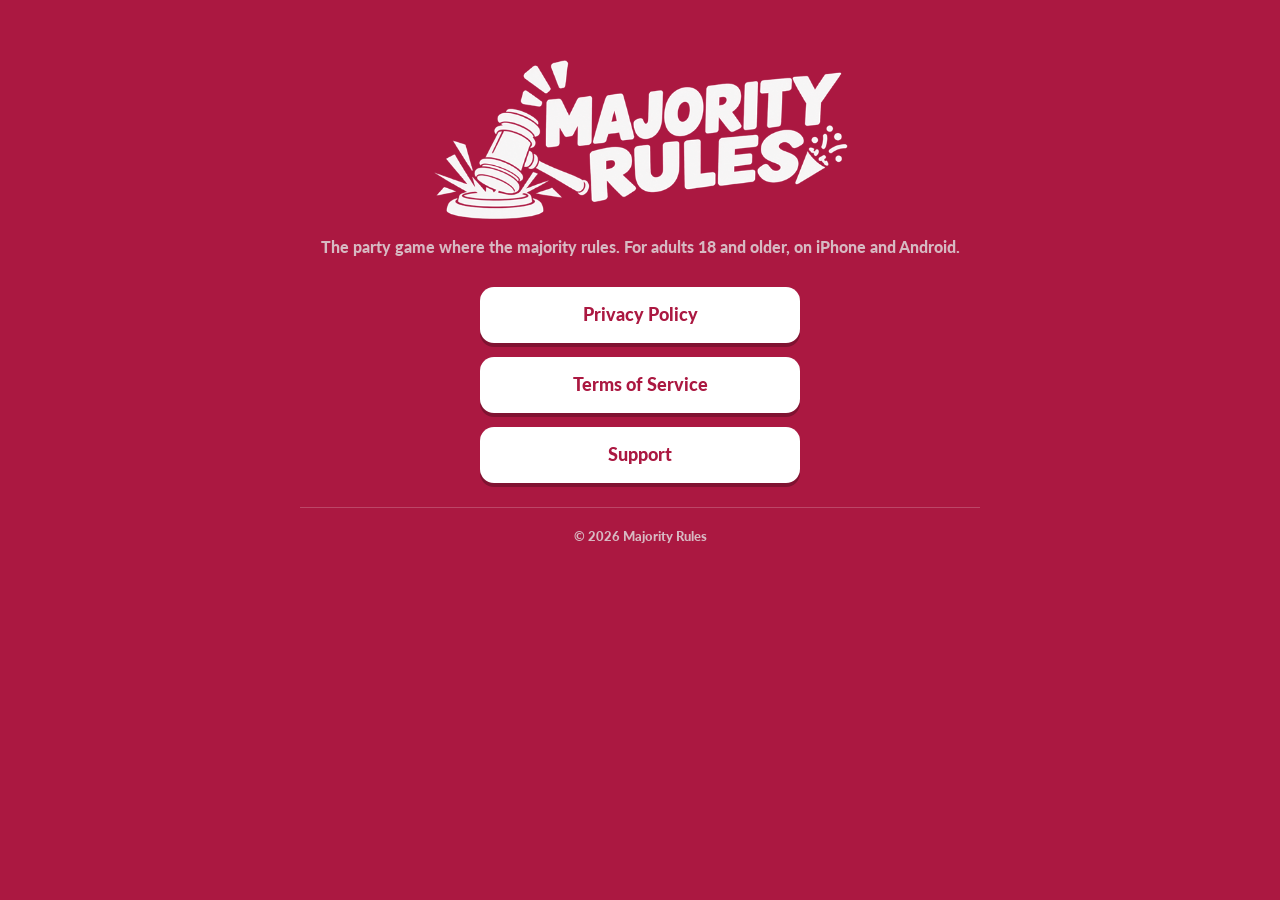
<file: index.html>
<!doctype html>
<html lang="en">
<head>
<meta charset="utf-8">
<meta name="viewport" content="width=device-width, initial-scale=1">
<title>Majority Rules</title>
<meta name="description" content="Majority Rules, the party game for iPhone and Android: Privacy Policy, Terms of Service and Support.">
<meta name="theme-color" content="#AB1841">
<link rel="icon" href="icon.png">
<link rel="apple-touch-icon" href="icon.png">
<link rel="stylesheet" href="style.css">
</head>
<body>
<main>
<img class="logo" src="title.png" alt="Majority Rules">
<p class="tagline">The party game where the majority rules. For adults 18 and older, on iPhone and Android.</p>
<div class="buttons">
<a class="button" href="privacy/">Privacy Policy</a>
<a class="button" href="terms/">Terms of Service</a>
<a class="button" href="support/">Support</a>
</div>
</main>
<footer>

<p>© 2026 Majority Rules</p>
</footer>
</body>
</html>
</file>
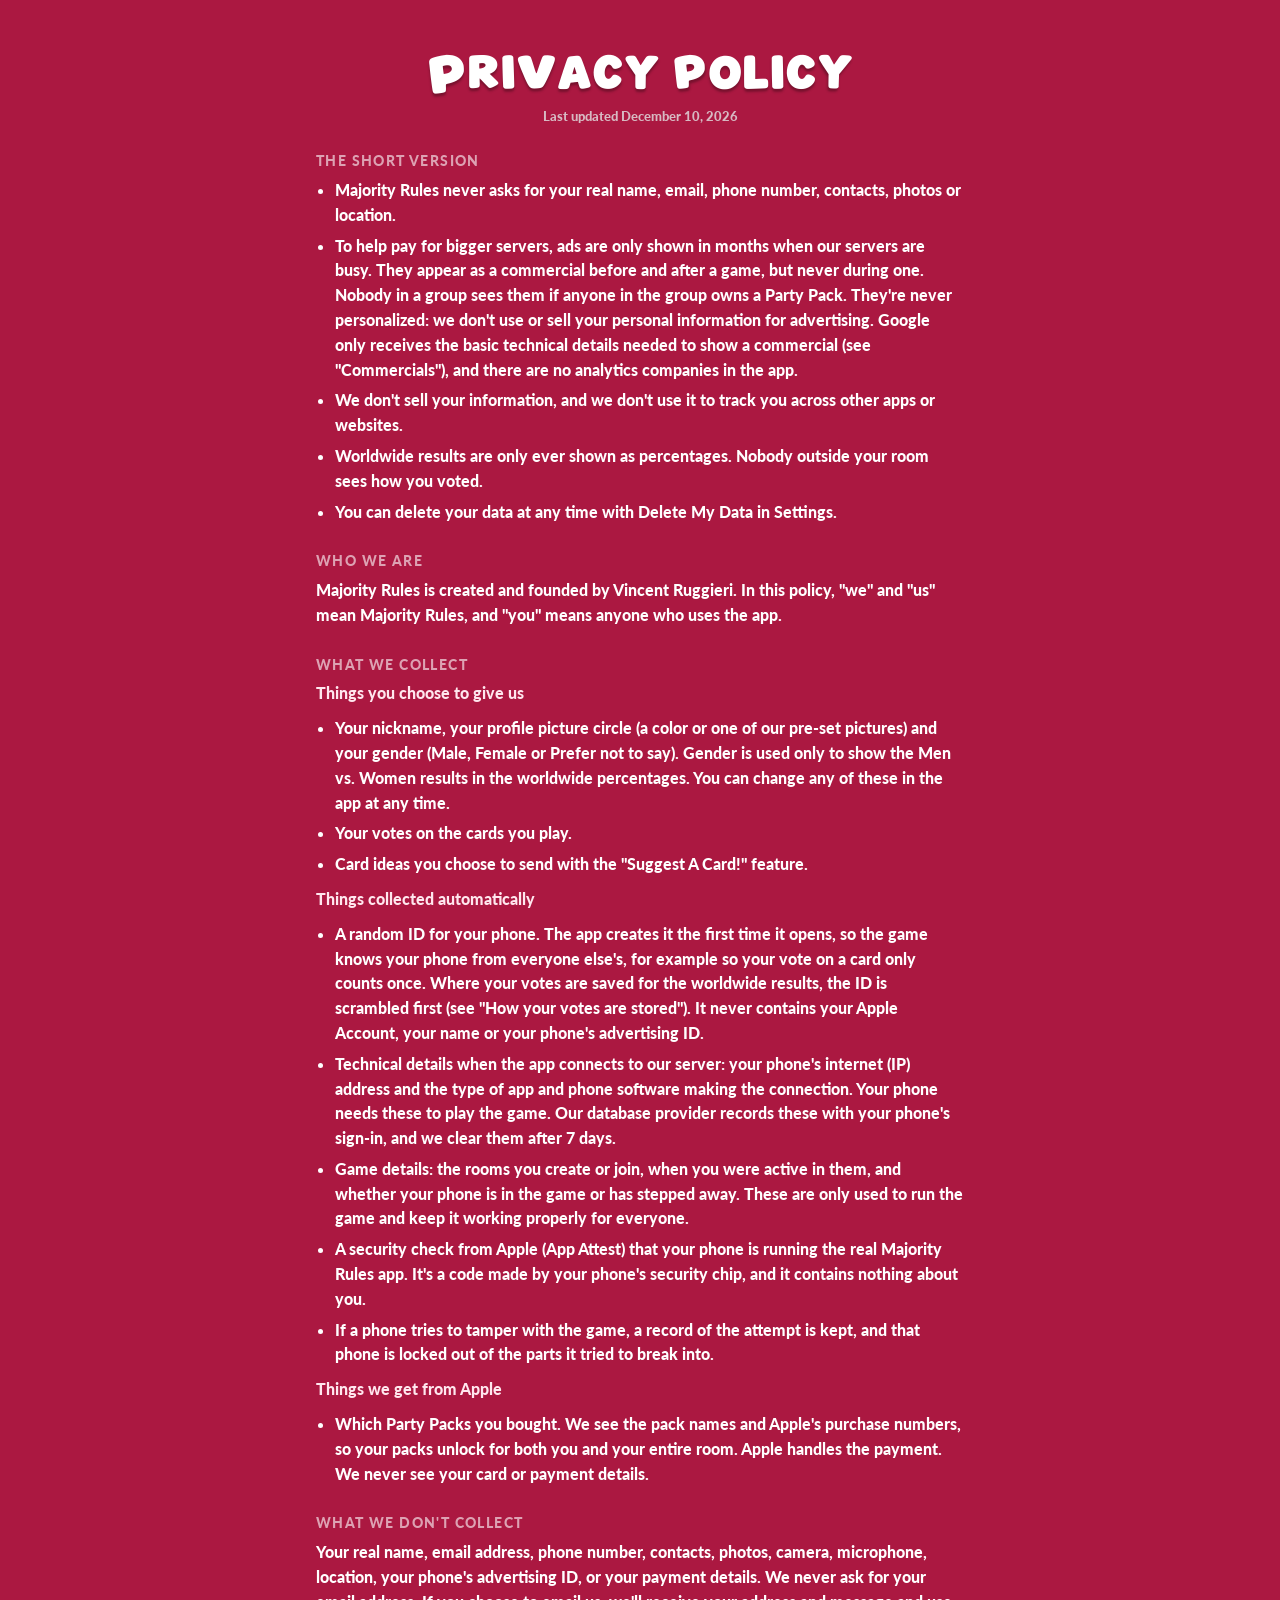
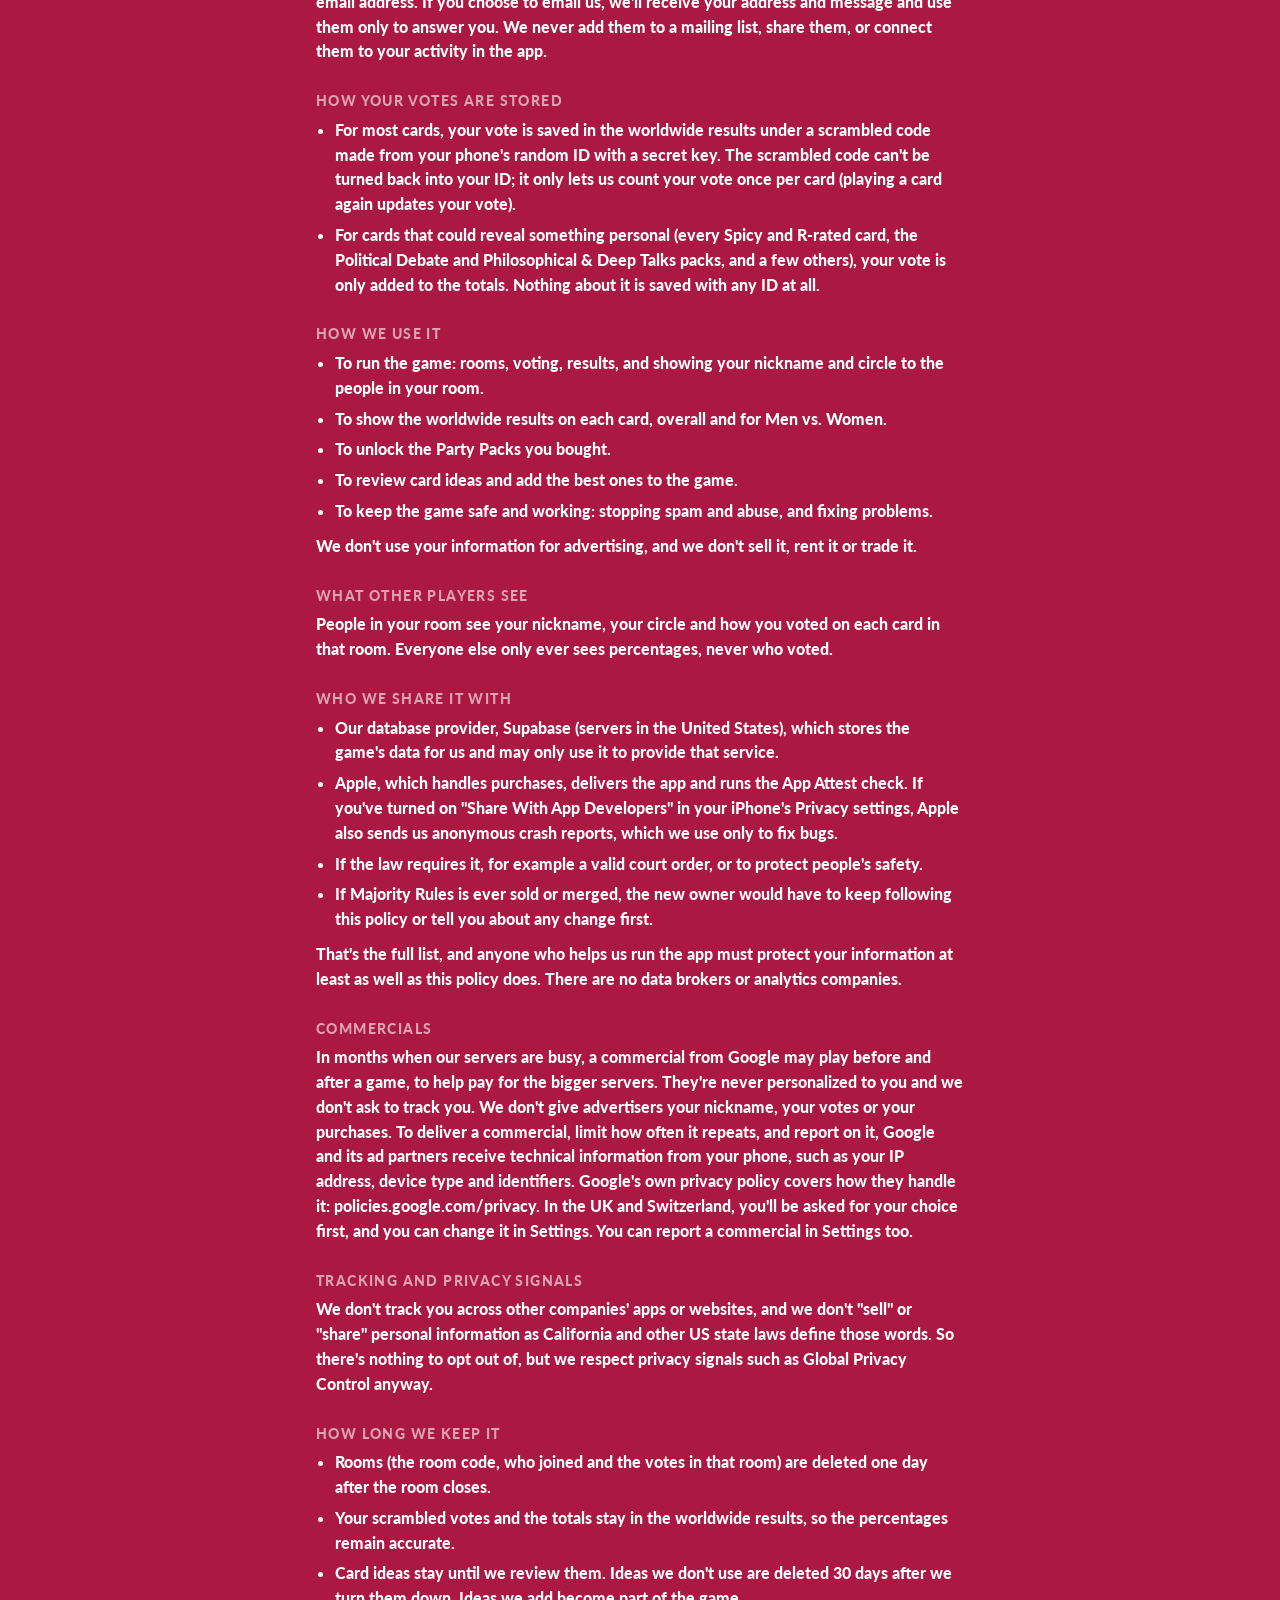
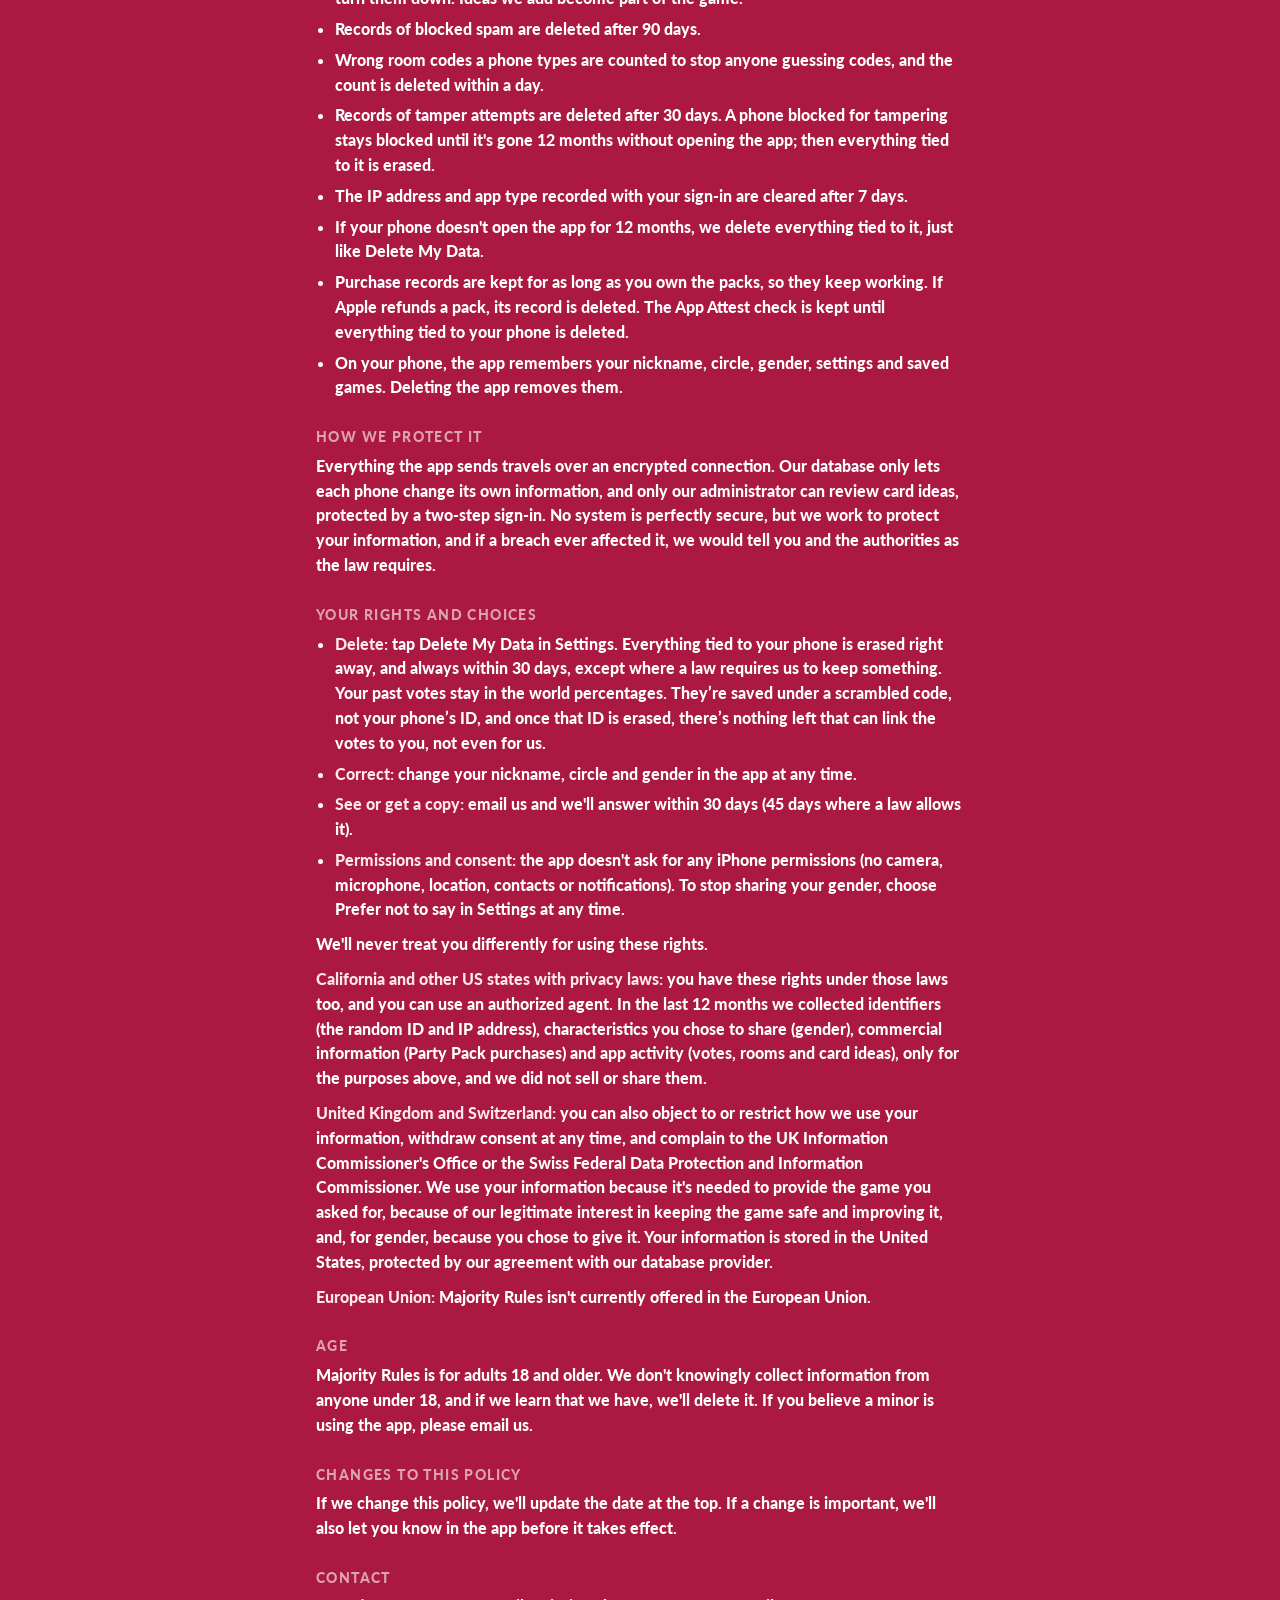
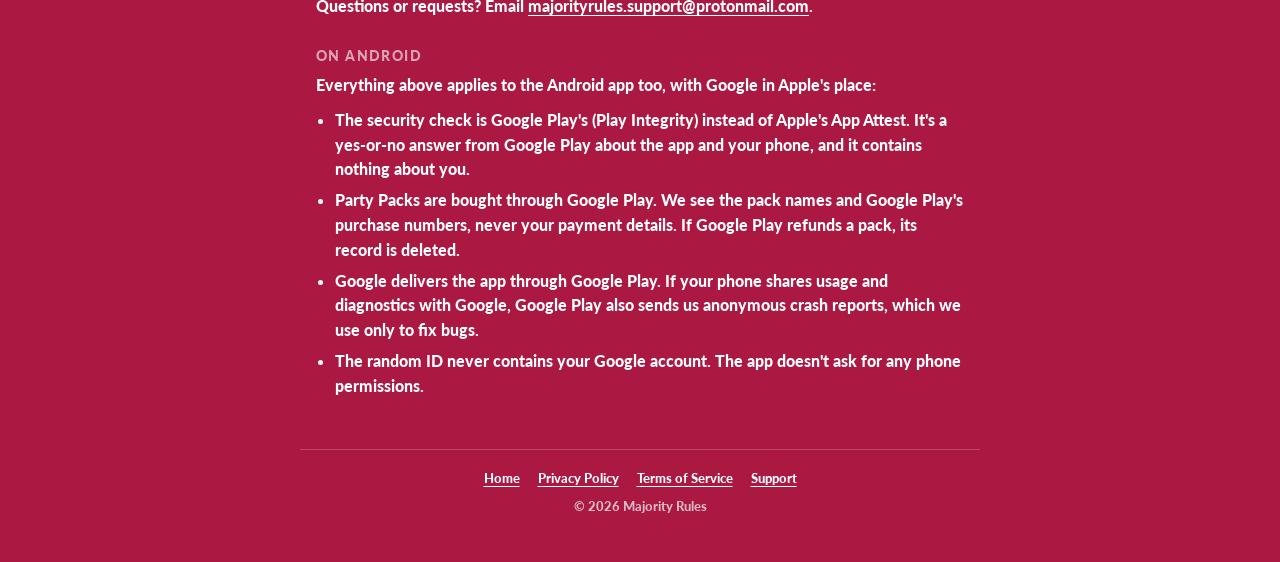
<file: privacy/index.html>
<!doctype html>
<html lang="en">
<head>
<meta charset="utf-8">
<meta name="viewport" content="width=device-width, initial-scale=1">
<title>Privacy Policy · Majority Rules</title>
<meta name="description" content="The Majority Rules Privacy Policy.">
<meta name="theme-color" content="#AB1841">
<link rel="icon" href="../icon.png">
<link rel="apple-touch-icon" href="../icon.png">
<link rel="stylesheet" href="../style.css">
</head>
<body>
<main>
<h1 class="party" aria-label="Privacy Policy"><span class="first" style="--t:-2.50deg">P</span><span style="--t:1.95deg">R</span><span style="--t:-1.90deg">I</span><span style="--t:1.48deg">V</span><span style="--t:0.84deg">A</span><span style="--t:1.88deg">C</span><span style="--t:0.56deg">Y</span><span class="gap"></span><span style="--t:-1.66deg">P</span><span style="--t:1.08deg">O</span><span style="--t:-0.51deg">L</span><span style="--t:-1.12deg">I</span><span style="--t:-1.06deg">C</span><span style="--t:1.58deg">Y</span></h1>
<p class="updated">Last updated December 10, 2026</p>
<section>
<h2>The short version</h2>
<ul><li>Majority Rules never asks for your real name, email, phone number, contacts, photos or location.</li><li>To help pay for bigger servers, ads are only shown in months when our servers are busy. They appear as a commercial before and after a game, but never during one. Nobody in a group sees them if anyone in the group owns a Party Pack. They're never personalized: we don't use or sell your personal information for advertising. Google only receives the basic technical details needed to show a commercial (see "Commercials"), and there are no analytics companies in the app.</li><li>We don't sell your information, and we don't use it to track you across other apps or websites.</li><li>Worldwide results are only ever shown as percentages. Nobody outside your room sees how you voted.</li><li>You can delete your data at any time with Delete My Data in Settings.</li></ul>
</section>
<section>
<h2>Who we are</h2>
<p>Majority Rules is created and founded by Vincent Ruggieri. In this policy, "we" and "us" mean Majority Rules, and "you" means anyone who uses the app.</p>
</section>
<section>
<h2>What we collect</h2>
<p><strong>Things you choose to give us</strong></p>
<ul><li>Your nickname, your profile picture circle (a color or one of our pre-set pictures) and your gender (Male, Female or Prefer not to say). Gender is used only to show the Men vs. Women results in the worldwide percentages. You can change any of these in the app at any time.</li><li>Your votes on the cards you play.</li><li>Card ideas you choose to send with the "Suggest A Card!" feature.</li></ul>
<p><strong>Things collected automatically</strong></p>
<ul><li>A random ID for your phone. The app creates it the first time it opens, so the game knows your phone from everyone else's, for example so your vote on a card only counts once. Where your votes are saved for the worldwide results, the ID is scrambled first (see "How your votes are stored"). It never contains your Apple Account, your name or your phone's advertising ID.</li><li>Technical details when the app connects to our server: your phone's internet (IP) address and the type of app and phone software making the connection. Your phone needs these to play the game. Our database provider records these with your phone's sign-in, and we clear them after 7 days.</li><li>Game details: the rooms you create or join, when you were active in them, and whether your phone is in the game or has stepped away. These are only used to run the game and keep it working properly for everyone.</li><li>A security check from Apple (App Attest) that your phone is running the real Majority Rules app. It's a code made by your phone's security chip, and it contains nothing about you.</li><li>If a phone tries to tamper with the game, a record of the attempt is kept, and that phone is locked out of the parts it tried to break into.</li></ul>
<p><strong>Things we get from Apple</strong></p>
<ul><li>Which Party Packs you bought. We see the pack names and Apple's purchase numbers, so your packs unlock for both you and your entire room. Apple handles the payment. We never see your card or payment details.</li></ul>
</section>
<section>
<h2>What we don't collect</h2>
<p>Your real name, email address, phone number, contacts, photos, camera, microphone, location, your phone's advertising ID, or your payment details. We never ask for your email address. If you choose to email us, we'll receive your address and message and use them only to answer you. We never add them to a mailing list, share them, or connect them to your activity in the app.</p>
</section>
<section>
<h2>How your votes are stored</h2>
<ul><li>For most cards, your vote is saved in the worldwide results under a scrambled code made from your phone's random ID with a secret key. The scrambled code can't be turned back into your ID; it only lets us count your vote once per card (playing a card again updates your vote).</li><li>For cards that could reveal something personal (every Spicy and R-rated card, the Political Debate and Philosophical &amp; Deep Talks packs, and a few others), your vote is only added to the totals. Nothing about it is saved with any ID at all.</li></ul>
</section>
<section>
<h2>How we use it</h2>
<ul><li>To run the game: rooms, voting, results, and showing your nickname and circle to the people in your room.</li><li>To show the worldwide results on each card, overall and for Men vs. Women.</li><li>To unlock the Party Packs you bought.</li><li>To review card ideas and add the best ones to the game.</li><li>To keep the game safe and working: stopping spam and abuse, and fixing problems.</li></ul>
<p>We don't use your information for advertising, and we don't sell it, rent it or trade it.</p>
</section>
<section>
<h2>What other players see</h2>
<p>People in your room see your nickname, your circle and how you voted on each card in that room. Everyone else only ever sees percentages, never who voted.</p>
</section>
<section>
<h2>Who we share it with</h2>
<ul><li>Our database provider, Supabase (servers in the United States), which stores the game's data for us and may only use it to provide that service.</li><li>Apple, which handles purchases, delivers the app and runs the App Attest check. If you've turned on "Share With App Developers" in your iPhone's Privacy settings, Apple also sends us anonymous crash reports, which we use only to fix bugs.</li><li>If the law requires it, for example a valid court order, or to protect people's safety.</li><li>If Majority Rules is ever sold or merged, the new owner would have to keep following this policy or tell you about any change first.</li></ul>
<p>That's the full list, and anyone who helps us run the app must protect your information at least as well as this policy does. There are no data brokers or analytics companies.</p>
</section>
<section>
<h2>Commercials</h2>
<p>In months when our servers are busy, a commercial from Google may play before and after a game, to help pay for the bigger servers. They're never personalized to you and we don't ask to track you. We don't give advertisers your nickname, your votes or your purchases. To deliver a commercial, limit how often it repeats, and report on it, Google and its ad partners receive technical information from your phone, such as your IP address, device type and identifiers. Google's own privacy policy covers how they handle it: policies.google.com/privacy. In the UK and Switzerland, you'll be asked for your choice first, and you can change it in Settings. You can report a commercial in Settings too.</p>
</section>
<section>
<h2>Tracking and privacy signals</h2>
<p>We don't track you across other companies' apps or websites, and we don't "sell" or "share" personal information as California and other US state laws define those words. So there's nothing to opt out of, but we respect privacy signals such as Global Privacy Control anyway.</p>
</section>
<section>
<h2>How long we keep it</h2>
<ul><li>Rooms (the room code, who joined and the votes in that room) are deleted one day after the room closes.</li><li>Your scrambled votes and the totals stay in the worldwide results, so the percentages remain accurate.</li><li>Card ideas stay until we review them. Ideas we don't use are deleted 30 days after we turn them down. Ideas we add become part of the game.</li><li>Records of blocked spam are deleted after 90 days.</li><li>Wrong room codes a phone types are counted to stop anyone guessing codes, and the count is deleted within a day.</li><li>Records of tamper attempts are deleted after 30 days. A phone blocked for tampering stays blocked until it's gone 12 months without opening the app; then everything tied to it is erased.</li><li>The IP address and app type recorded with your sign-in are cleared after 7 days.</li><li>If your phone doesn't open the app for 12 months, we delete everything tied to it, just like Delete My Data.</li><li>Purchase records are kept for as long as you own the packs, so they keep working. If Apple refunds a pack, its record is deleted. The App Attest check is kept until everything tied to your phone is deleted.</li><li>On your phone, the app remembers your nickname, circle, gender, settings and saved games. Deleting the app removes them.</li></ul>
</section>
<section>
<h2>How we protect it</h2>
<p>Everything the app sends travels over an encrypted connection. Our database only lets each phone change its own information, and only our administrator can review card ideas, protected by a two-step sign-in. No system is perfectly secure, but we work to protect your information, and if a breach ever affected it, we would tell you and the authorities as the law requires.</p>
</section>
<section>
<h2>Your rights and choices</h2>
<ul><li><strong>Delete:</strong> tap Delete My Data in Settings. Everything tied to your phone is erased right away, and always within 30 days, except where a law requires us to keep something. Your past votes stay in the world percentages. They’re saved under a scrambled code, not your phone’s ID, and once that ID is erased, there’s nothing left that can link the votes to you, not even for us.</li><li><strong>Correct:</strong> change your nickname, circle and gender in the app at any time.</li><li><strong>See or get a copy:</strong> email us and we'll answer within 30 days (45 days where a law allows it).</li><li><strong>Permissions and consent:</strong> the app doesn't ask for any iPhone permissions (no camera, microphone, location, contacts or notifications). To stop sharing your gender, choose Prefer not to say in Settings at any time.</li></ul>
<p>We'll never treat you differently for using these rights.</p>
<p><strong>California and other US states with privacy laws:</strong> you have these rights under those laws too, and you can use an authorized agent. In the last 12 months we collected identifiers (the random ID and IP address), characteristics you chose to share (gender), commercial information (Party Pack purchases) and app activity (votes, rooms and card ideas), only for the purposes above, and we did not sell or share them.</p>
<p><strong>United Kingdom and Switzerland:</strong> you can also object to or restrict how we use your information, withdraw consent at any time, and complain to the UK Information Commissioner's Office or the Swiss Federal Data Protection and Information Commissioner. We use your information because it's needed to provide the game you asked for, because of our legitimate interest in keeping the game safe and improving it, and, for gender, because you chose to give it. Your information is stored in the United States, protected by our agreement with our database provider.</p>
<p><strong>European Union:</strong> Majority Rules isn't currently offered in the European Union.</p>
</section>
<section>
<h2>Age</h2>
<p>Majority Rules is for adults 18 and older. We don't knowingly collect information from anyone under 18, and if we learn that we have, we'll delete it. If you believe a minor is using the app, please email us.</p>
</section>
<section>
<h2>Changes to this policy</h2>
<p>If we change this policy, we'll update the date at the top. If a change is important, we'll also let you know in the app before it takes effect.</p>
</section>
<section>
<h2>Contact</h2>
<p>Questions or requests? Email <a href="mailto:majorityrules.support@protonmail.com">majorityrules.support@protonmail.com</a>.</p>
</section>
<section>
<h2>On Android</h2>
<p>Everything above applies to the Android app too, with Google in Apple's place:</p>
<ul><li>The security check is Google Play's (Play Integrity) instead of Apple's App Attest. It's a yes-or-no answer from Google Play about the app and your phone, and it contains nothing about you.</li><li>Party Packs are bought through Google Play. We see the pack names and Google Play's purchase numbers, never your payment details. If Google Play refunds a pack, its record is deleted.</li><li>Google delivers the app through Google Play. If your phone shares usage and diagnostics with Google, Google Play also sends us anonymous crash reports, which we use only to fix bugs.</li><li>The random ID never contains your Google account. The app doesn't ask for any phone permissions.</li></ul>
</section>
</main>
<footer>
<nav><a href="../">Home</a><a href="../privacy/">Privacy Policy</a><a href="../terms/">Terms of Service</a><a href="../support/">Support</a></nav>
<p>© 2026 Majority Rules</p>
</footer>
</body>
</html>
</file>
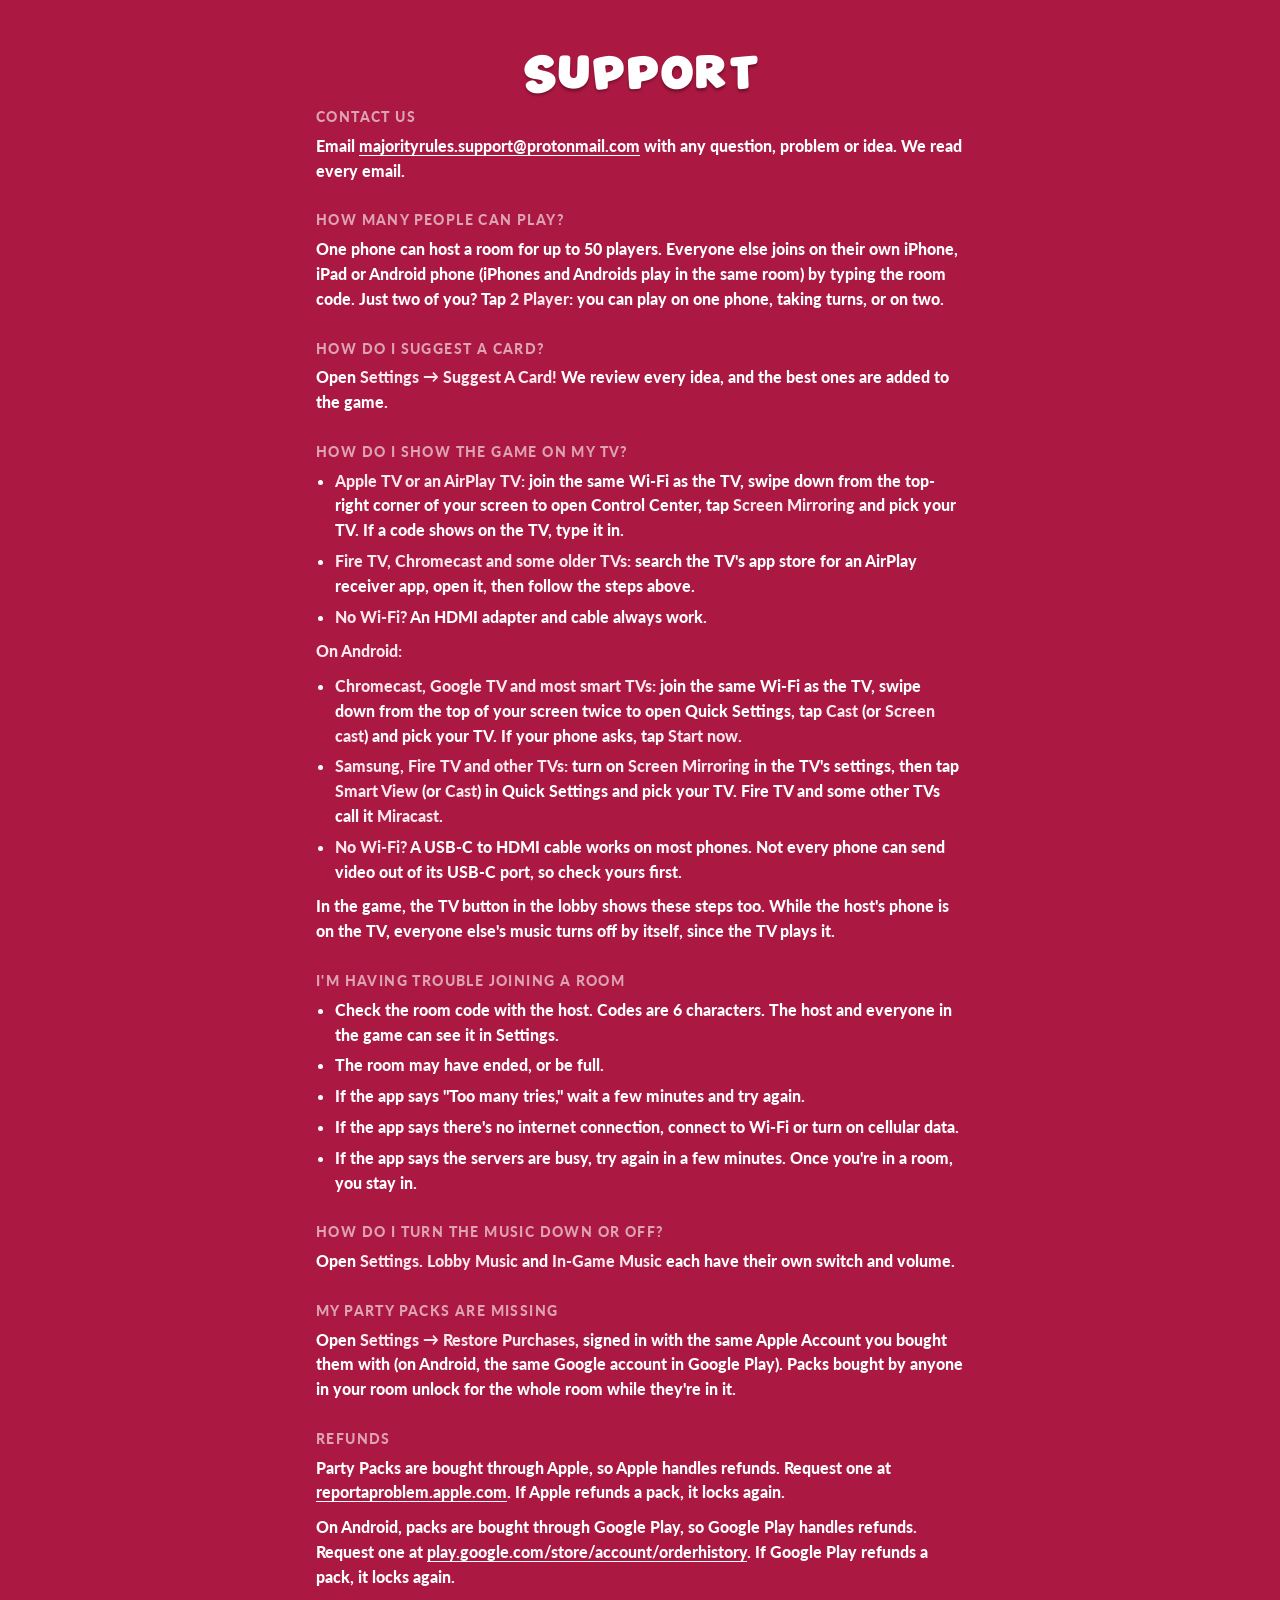
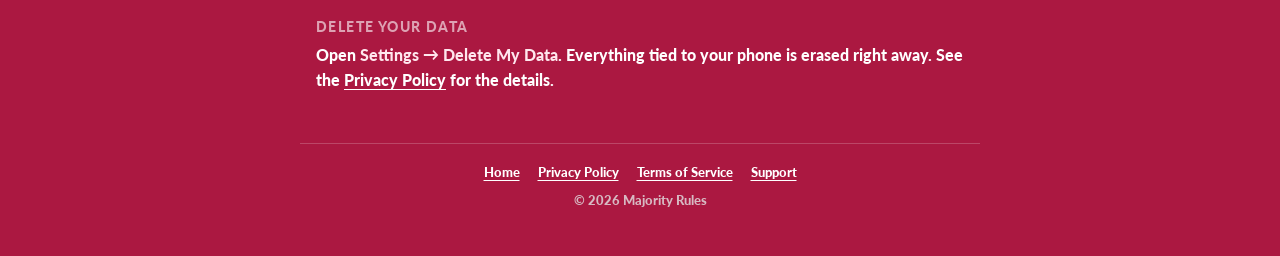
<file: support/index.html>
<!doctype html>
<html lang="en">
<head>
<meta charset="utf-8">
<meta name="viewport" content="width=device-width, initial-scale=1">
<title>Support · Majority Rules</title>
<meta name="description" content="Help with Majority Rules, and how to contact us.">
<meta name="theme-color" content="#AB1841">
<link rel="icon" href="../icon.png">
<link rel="apple-touch-icon" href="../icon.png">
<link rel="stylesheet" href="../style.css">
</head>
<body>
<main>
<h1 class="party" aria-label="Support"><span class="first" style="--t:-2.50deg">S</span><span style="--t:1.95deg">U</span><span style="--t:-1.90deg">P</span><span style="--t:1.48deg">P</span><span style="--t:0.84deg">O</span><span style="--t:1.88deg">R</span><span style="--t:0.56deg">T</span></h1>
<section>
<h2>Contact us</h2>
<p>Email <a href="mailto:majorityrules.support@protonmail.com">majorityrules.support@protonmail.com</a> with any question, problem or idea. We read every email.</p>
</section>
<section>
<h2>How many people can play?</h2>
<p>One phone can host a room for up to 50 players. Everyone else joins on their own iPhone, iPad or Android phone (iPhones and Androids play in the same room) by typing the room code. Just two of you? Tap <strong>2 Player</strong>: you can play on one phone, taking turns, or on two.</p>
</section>
<section>
<h2>How Do I Suggest A Card?</h2>
<p>Open <strong>Settings → Suggest A Card!</strong> We review every idea, and the best ones are added to the game.</p>
</section>
<section>
<h2>How do I show the game on my TV?</h2>
<ul><li><strong>Apple TV or an AirPlay TV:</strong> join the same Wi-Fi as the TV, swipe down from the top-right corner of your screen to open Control Center, tap <strong>Screen Mirroring</strong> and pick your TV. If a code shows on the TV, type it in.</li><li><strong>Fire TV, Chromecast and some older TVs:</strong> search the TV's app store for an AirPlay receiver app, open it, then follow the steps above.</li><li><strong>No Wi-Fi?</strong> An HDMI adapter and cable always work.</li></ul>
<p><strong>On Android:</strong></p>
<ul><li><strong>Chromecast, Google TV and most smart TVs:</strong> join the same Wi-Fi as the TV, swipe down from the top of your screen twice to open Quick Settings, tap <strong>Cast</strong> (or <strong>Screen cast</strong>) and pick your TV. If your phone asks, tap <strong>Start now</strong>.</li><li><strong>Samsung, Fire TV and other TVs:</strong> turn on <strong>Screen Mirroring</strong> in the TV's settings, then tap <strong>Smart View</strong> (or <strong>Cast</strong>) in Quick Settings and pick your TV. Fire TV and some other TVs call it <strong>Miracast</strong>.</li><li><strong>No Wi-Fi?</strong> A USB-C to HDMI cable works on most phones. Not every phone can send video out of its USB-C port, so check yours first.</li></ul>
<p>In the game, the TV button in the lobby shows these steps too. While the host's phone is on the TV, everyone else's music turns off by itself, since the TV plays it.</p>
</section>
<section>
<h2>I'm having trouble joining a room</h2>
<ul><li>Check the room code with the host. Codes are 6 characters. The host and everyone in the game can see it in Settings.</li><li>The room may have ended, or be full.</li><li>If the app says "Too many tries," wait a few minutes and try again.</li><li>If the app says there's no internet connection, connect to Wi-Fi or turn on cellular data.</li><li>If the app says the servers are busy, try again in a few minutes. Once you're in a room, you stay in.</li></ul>
</section>
<section>
<h2>How do I turn the music down or off?</h2>
<p>Open <strong>Settings</strong>. <strong>Lobby Music</strong> and <strong>In-Game Music</strong> each have their own switch and volume.</p>
</section>
<section>
<h2>My Party Packs are missing</h2>
<p>Open <strong>Settings → Restore Purchases</strong>, signed in with the same Apple Account you bought them with (on Android, the same Google account in Google Play). Packs bought by anyone in your room unlock for the whole room while they're in it.</p>
</section>
<section>
<h2>Refunds</h2>
<p>Party Packs are bought through Apple, so Apple handles refunds. Request one at <a href="https://reportaproblem.apple.com">reportaproblem.apple.com</a>. If Apple refunds a pack, it locks again.</p>
<p>On Android, packs are bought through Google Play, so Google Play handles refunds. Request one at <a href="https://play.google.com/store/account/orderhistory">play.google.com/store/account/orderhistory</a>. If Google Play refunds a pack, it locks again.</p>
</section>
<section>
<h2>Delete your data</h2>
<p>Open <strong>Settings → Delete My Data</strong>. Everything tied to your phone is erased right away. See the <a href="../privacy/">Privacy Policy</a> for the details.</p>
</section>
</main>
<footer>
<nav><a href="../">Home</a><a href="../privacy/">Privacy Policy</a><a href="../terms/">Terms of Service</a><a href="../support/">Support</a></nav>
<p>© 2026 Majority Rules</p>
</footer>
</body>
</html>
</file>
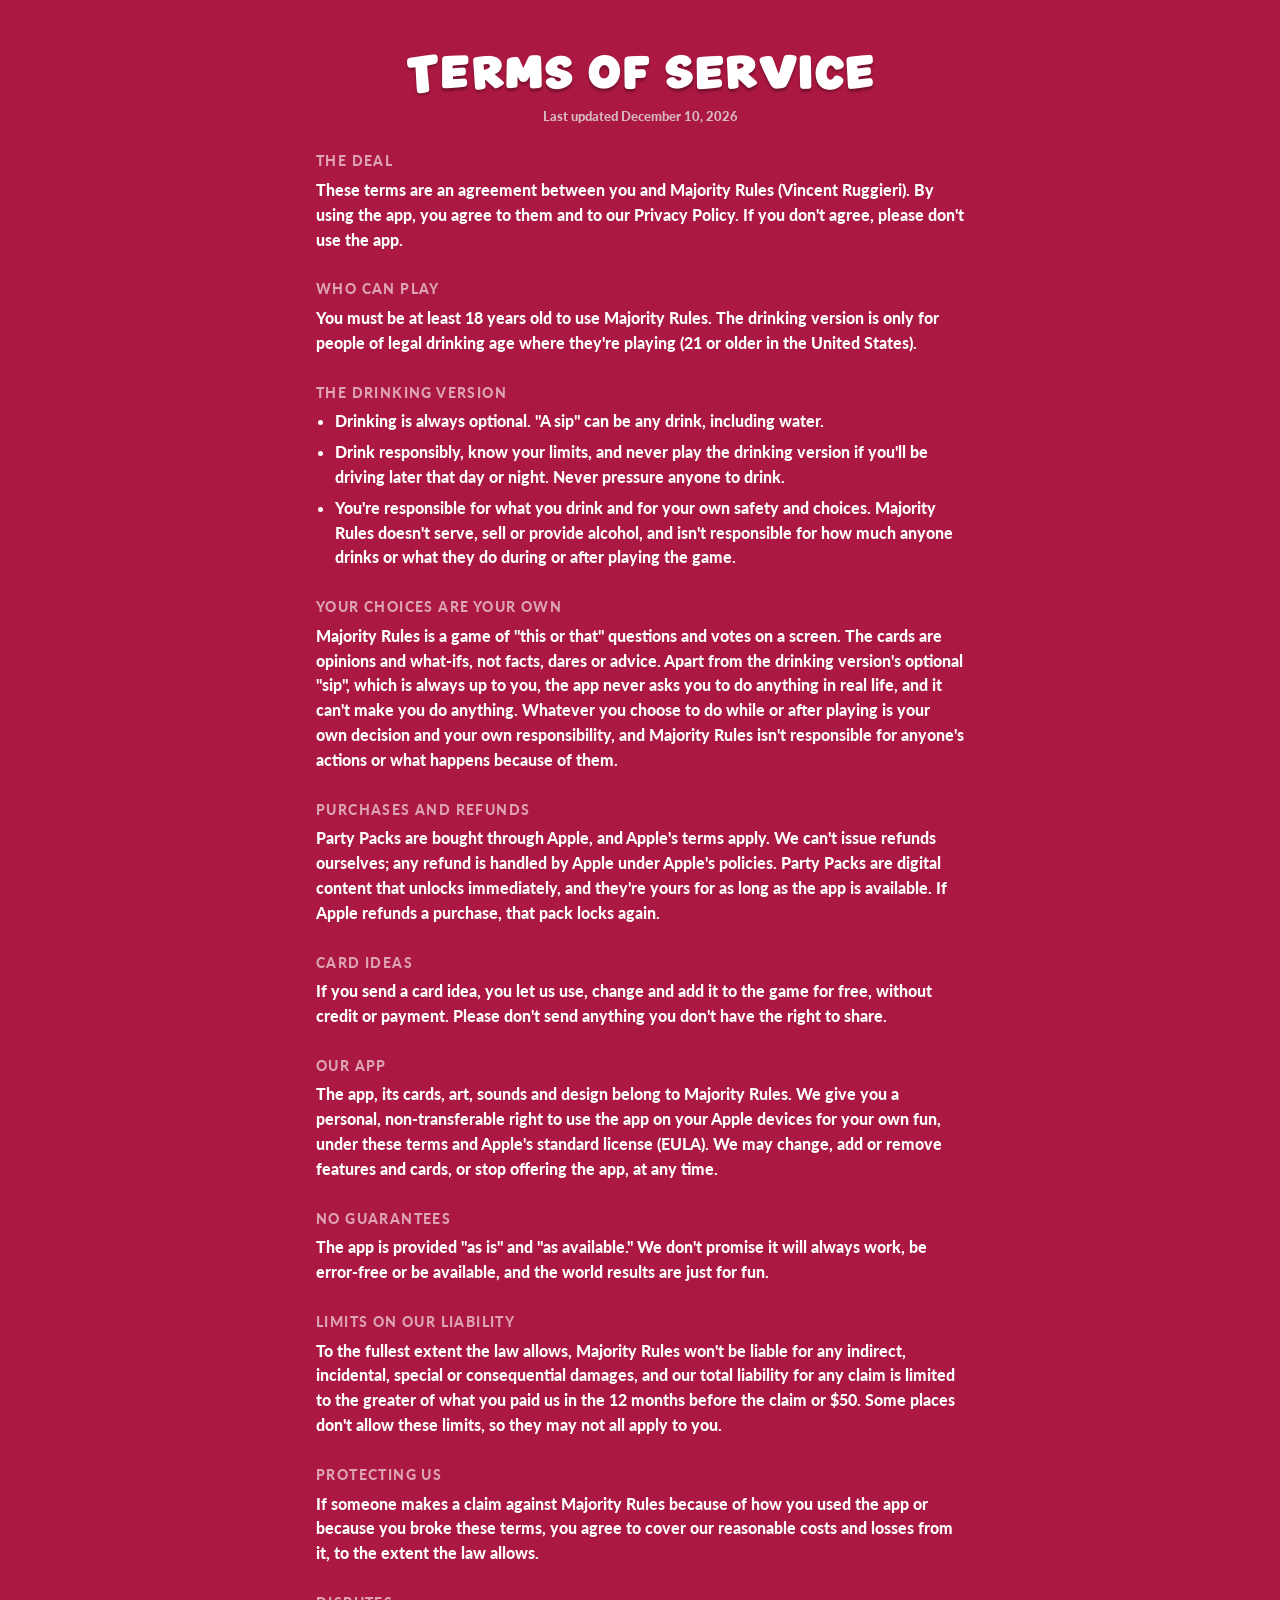
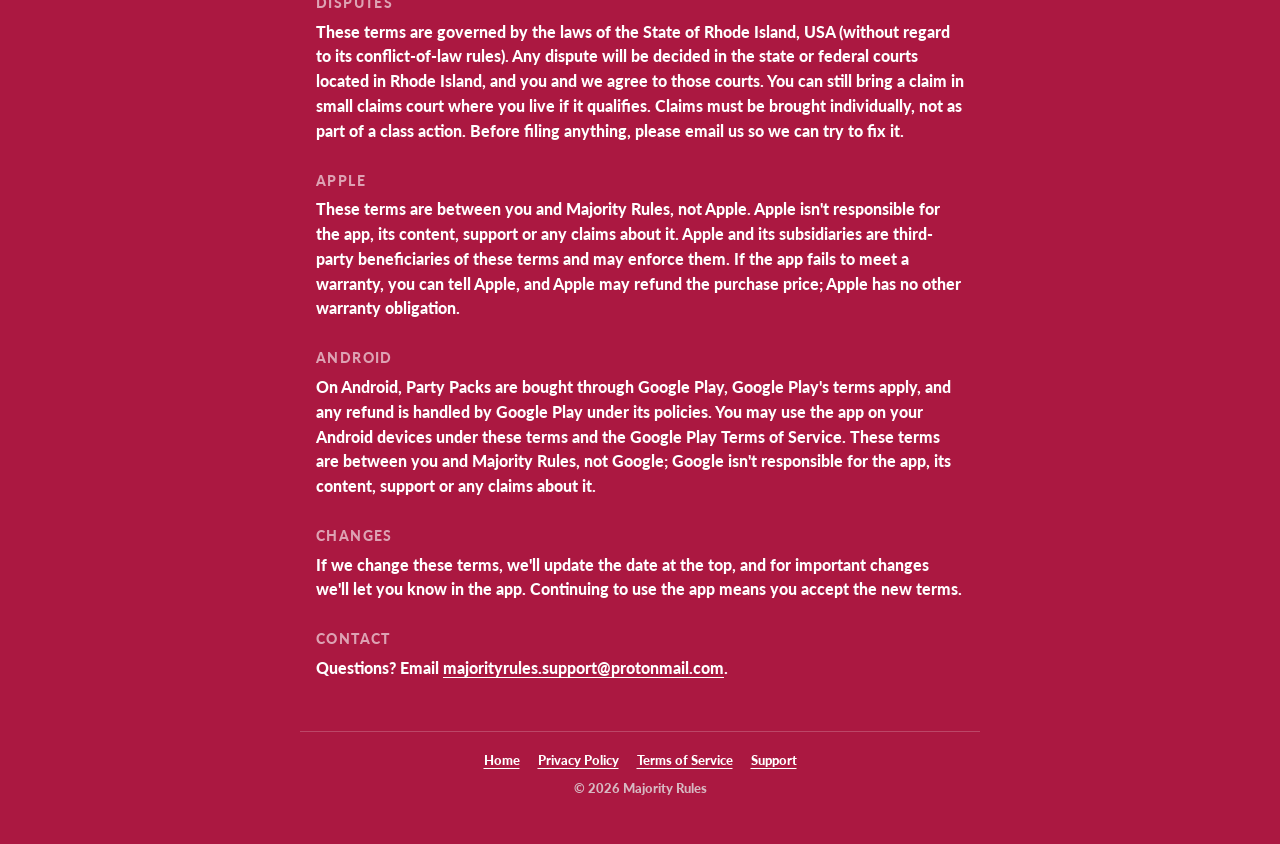
<file: terms/index.html>
<!doctype html>
<html lang="en">
<head>
<meta charset="utf-8">
<meta name="viewport" content="width=device-width, initial-scale=1">
<title>Terms of Service · Majority Rules</title>
<meta name="description" content="The Majority Rules Terms of Service.">
<meta name="theme-color" content="#AB1841">
<link rel="icon" href="../icon.png">
<link rel="apple-touch-icon" href="../icon.png">
<link rel="stylesheet" href="../style.css">
</head>
<body>
<main>
<h1 class="party" aria-label="Terms of Service"><span class="first" style="--t:-2.50deg">T</span><span style="--t:1.95deg">E</span><span style="--t:-1.90deg">R</span><span style="--t:1.48deg">M</span><span style="--t:0.84deg">S</span><span class="gap"></span><span style="--t:1.88deg">O</span><span style="--t:0.56deg">F</span><span class="gap"></span><span style="--t:-1.66deg">S</span><span style="--t:1.08deg">E</span><span style="--t:-0.51deg">R</span><span style="--t:-1.12deg">V</span><span style="--t:-1.06deg">I</span><span style="--t:1.58deg">C</span><span style="--t:-1.29deg">E</span></h1>
<p class="updated">Last updated December 10, 2026</p>
<section>
<h2>The deal</h2>
<p>These terms are an agreement between you and Majority Rules (Vincent Ruggieri). By using the app, you agree to them and to our Privacy Policy. If you don't agree, please don't use the app.</p>
</section>
<section>
<h2>Who can play</h2>
<p>You must be at least 18 years old to use Majority Rules. The drinking version is only for people of legal drinking age where they're playing (21 or older in the United States).</p>
</section>
<section>
<h2>The drinking version</h2>
<ul><li>Drinking is always optional. "A sip" can be any drink, including water.</li><li>Drink responsibly, know your limits, and never play the drinking version if you'll be driving later that day or night. Never pressure anyone to drink.</li><li>You're responsible for what you drink and for your own safety and choices. Majority Rules doesn't serve, sell or provide alcohol, and isn't responsible for how much anyone drinks or what they do during or after playing the game.</li></ul>
</section>
<section>
<h2>Your choices are your own</h2>
<p>Majority Rules is a game of "this or that" questions and votes on a screen. The cards are opinions and what-ifs, not facts, dares or advice. Apart from the drinking version's optional "sip", which is always up to you, the app never asks you to do anything in real life, and it can't make you do anything. Whatever you choose to do while or after playing is your own decision and your own responsibility, and Majority Rules isn't responsible for anyone's actions or what happens because of them.</p>
</section>
<section>
<h2>Purchases and refunds</h2>
<p>Party Packs are bought through Apple, and Apple's terms apply. We can't issue refunds ourselves; any refund is handled by Apple under Apple's policies. Party Packs are digital content that unlocks immediately, and they're yours for as long as the app is available. If Apple refunds a purchase, that pack locks again.</p>
</section>
<section>
<h2>Card ideas</h2>
<p>If you send a card idea, you let us use, change and add it to the game for free, without credit or payment. Please don't send anything you don't have the right to share.</p>
</section>
<section>
<h2>Our app</h2>
<p>The app, its cards, art, sounds and design belong to Majority Rules. We give you a personal, non-transferable right to use the app on your Apple devices for your own fun, under these terms and Apple's standard license (EULA). We may change, add or remove features and cards, or stop offering the app, at any time.</p>
</section>
<section>
<h2>No guarantees</h2>
<p>The app is provided "as is" and "as available." We don't promise it will always work, be error-free or be available, and the world results are just for fun.</p>
</section>
<section>
<h2>Limits on our liability</h2>
<p>To the fullest extent the law allows, Majority Rules won't be liable for any indirect, incidental, special or consequential damages, and our total liability for any claim is limited to the greater of what you paid us in the 12 months before the claim or $50. Some places don't allow these limits, so they may not all apply to you.</p>
</section>
<section>
<h2>Protecting us</h2>
<p>If someone makes a claim against Majority Rules because of how you used the app or because you broke these terms, you agree to cover our reasonable costs and losses from it, to the extent the law allows.</p>
</section>
<section>
<h2>Disputes</h2>
<p>These terms are governed by the laws of the State of Rhode Island, USA (without regard to its conflict-of-law rules). Any dispute will be decided in the state or federal courts located in Rhode Island, and you and we agree to those courts. You can still bring a claim in small claims court where you live if it qualifies. Claims must be brought individually, not as part of a class action. Before filing anything, please email us so we can try to fix it.</p>
</section>
<section>
<h2>Apple</h2>
<p>These terms are between you and Majority Rules, not Apple. Apple isn't responsible for the app, its content, support or any claims about it. Apple and its subsidiaries are third-party beneficiaries of these terms and may enforce them. If the app fails to meet a warranty, you can tell Apple, and Apple may refund the purchase price; Apple has no other warranty obligation.</p>
</section>
<section>
<h2>Android</h2>
<p>On Android, Party Packs are bought through Google Play, Google Play's terms apply, and any refund is handled by Google Play under its policies. You may use the app on your Android devices under these terms and the Google Play Terms of Service. These terms are between you and Majority Rules, not Google; Google isn't responsible for the app, its content, support or any claims about it.</p>
</section>
<section>
<h2>Changes</h2>
<p>If we change these terms, we'll update the date at the top, and for important changes we'll let you know in the app. Continuing to use the app means you accept the new terms.</p>
</section>
<section>
<h2>Contact</h2>
<p>Questions? Email <a href="mailto:majorityrules.support@protonmail.com">majorityrules.support@protonmail.com</a>.</p>
</section>
</main>
<footer>
<nav><a href="../">Home</a><a href="../privacy/">Privacy Policy</a><a href="../terms/">Terms of Service</a><a href="../support/">Support</a></nav>
<p>© 2026 Majority Rules</p>
</footer>
</body>
</html>
</file>
<file: style.css>
@font-face { font-family: "Lato Heavy"; src: url("fonts/Lato-Heavy.ttf") format("truetype"); font-display: swap; }
@font-face { font-family: "Majority Party"; src: url("fonts/MajorityParty-Regular.ttf") format("truetype"); font-display: swap; }
:root { --red: #AB1841; --muted: #D7B9C2; }
* { box-sizing: border-box; }
html { background: var(--red); -webkit-text-size-adjust: 100%; }
body { margin: 0; background: var(--red); color: #fff; font: 16px/1.55 "Lato Heavy", system-ui, sans-serif; }
main { max-width: 680px; margin: 0 auto; padding: 32px 16px 24px; }
.party { font: 400 clamp(34px, 8vw, 48px)/1.1 "Majority Party", "Lato Heavy", sans-serif; text-align: center; margin: 8px 0 6px;
  letter-spacing: -0.015em; text-shadow: 0 0.06em 0.05em rgba(0,0,0,.3); }
.party span { display: inline-block; transform: rotate(var(--t)); }
.party .first { font-size: 1.14em; transform: translateY(0.07em) rotate(var(--t)); }
.party .gap { width: 0.28em; }
.updated { text-align: center; color: var(--muted); font-size: 13px; margin: 0 0 24px; }
section { margin: 0 0 26px; }
h2 { font-size: 14px; letter-spacing: .1em; text-transform: uppercase; color: rgba(255,255,255,.6); margin: 0 0 6px; font-weight: 400; }
p { margin: 0 0 10px; }
ul { margin: 0 0 10px; padding-left: 1.2em; }
li { margin: 0 0 6px; }
strong { font-weight: 400; color: #FFE7EE; }
a { color: #fff; text-underline-offset: 3px; overflow-wrap: anywhere; }
.logo { display: block; width: min(420px, 90%); margin: 24px auto 12px; }
.tagline { text-align: center; color: var(--muted); margin: 0 0 28px; }
.buttons { display: flex; flex-direction: column; gap: 14px; align-items: center; }
.button { display: block; width: min(320px, 100%); padding: 14px 18px; border-radius: 14px; background: #fff; color: var(--red);
  text-align: center; text-decoration: none; font-size: 18px; box-shadow: 0 4px 0 rgba(0,0,0,.25); }
.button:active { transform: translateY(2px); box-shadow: 0 2px 0 rgba(0,0,0,.25); }
footer { max-width: 680px; margin: 0 auto; padding: 18px 16px 36px; border-top: 1px solid rgba(255,255,255,.2); text-align: center;
  color: var(--muted); font-size: 13px; }
footer nav { display: flex; flex-wrap: wrap; justify-content: center; gap: 8px 18px; margin-bottom: 8px; }
</file>
